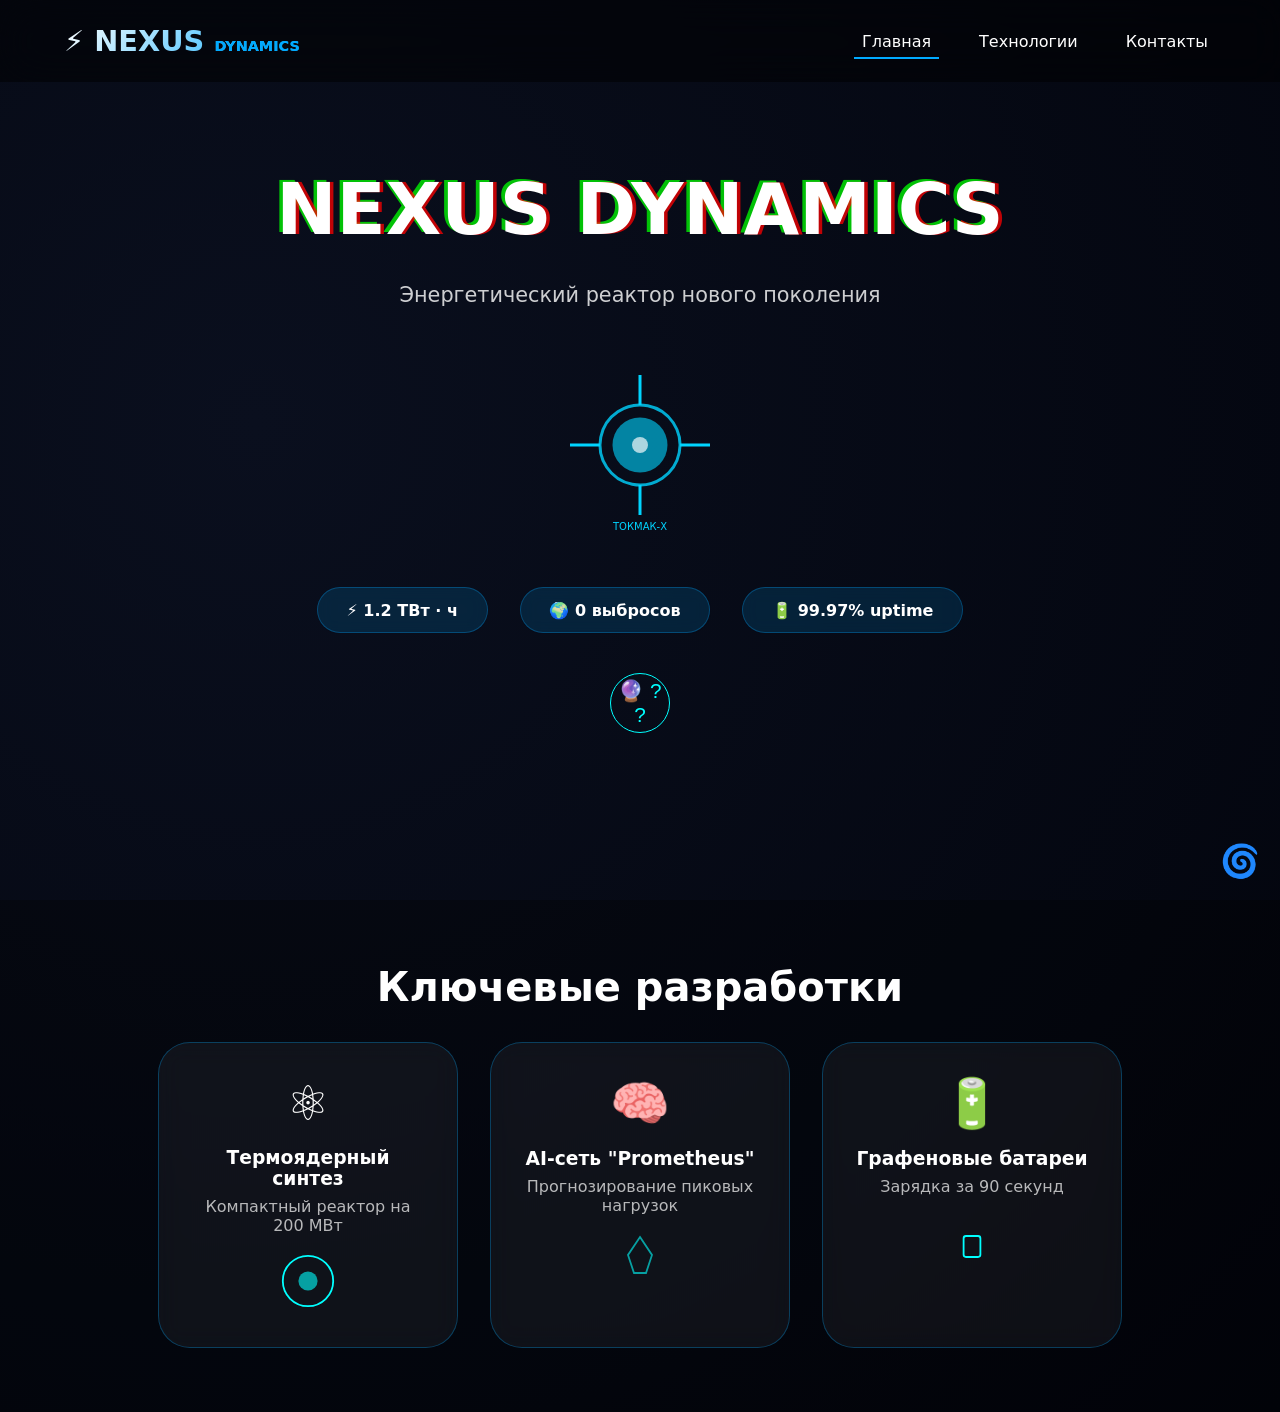
<file: index.html>
<!DOCTYPE html>
<html lang="ru">
<head>
    <meta charset="UTF-8">
    <meta name="viewport" content="width=device-width, initial-scale=1.0">
    <title>Nexus Dynamics • Будущее энергии</title>
    <link rel="stylesheet" href="index.css">
</head>
<body>

<nav class="navbar">
    <div class="logo">⚡ NEXUS <span>DYNAMICS</span></div>
    <ul class="nav-links">
        <li><a href="index.html" class="active">Главная</a></li>
        <li><a href="about.html">Технологии</a></li>
        <li><a href="contact.html">Контакты</a></li>
    </ul>
</nav>

<main>
    <section class="hero">
        <h1 class="glitch-text">NEXUS DYNAMICS</h1>
        <p class="hero-sub">Энергетический реактор нового поколения</p>

        <!-- SVG Реактор -->
        <div class="hero-svg">
            <svg width="200" height="180" viewBox="0 0 200 180" xmlns="http://www.w3.org/2000/svg">
                <circle cx="100" cy="90" r="40" fill="none" stroke="#00d4ff" stroke-width="3" opacity="0.8">
                    <animateTransform attributeName="transform" type="rotate" from="0 100 90" to="360 100 90" dur="8s" repeatCount="indefinite"/>
                </circle>
                <circle cx="100" cy="90" r="25" fill="#00d4ff" opacity="0.3">
                    <animate attributeName="r" values="20;30;20" dur="2s" repeatCount="indefinite"/>
                    <animate attributeName="opacity" values="0.3;0.7;0.3" dur="2s" repeatCount="indefinite"/>
                </circle>
                <line x1="100" y1="50" x2="100" y2="20" stroke="#00d4ff" stroke-width="3"/>
                <line x1="100" y1="130" x2="100" y2="160" stroke="#00d4ff" stroke-width="3"/>
                <line x1="60" y1="90" x2="30" y2="90" stroke="#00d4ff" stroke-width="3"/>
                <line x1="140" y1="90" x2="170" y2="90" stroke="#00d4ff" stroke-width="3"/>
                <circle cx="100" cy="90" r="8" fill="#ffffff" opacity="0.9">
                    <animate attributeName="opacity" values="0.5;1;0.5" dur="1.5s" repeatCount="indefinite"/>
                </circle>
                <text x="100" y="175" text-anchor="middle" fill="#00d4ff" font-size="10">ТОКМАК-Х</text>
            </svg>
        </div>

        <div class="hero-stats">
            <div class="stat">⚡ 1.2 ТВт · ч</div>
            <div class="stat">🌍 0 выбросов</div>
            <div class="stat">🔋 99.97% uptime</div>
        </div>
        <button id="secretBtn" class="secret-hint">🔮 ? ?</button>
    </section>

    <section class="cards-section">
        <h2>Ключевые разработки</h2>
        <div class="cards-grid">
            <div class="card tech-card" data-secret="fusion">
                <div class="card-icon">⚛️</div>
                <h3>Термоядерный синтез</h3>
                <p>Компактный реактор на 200 МВт</p>
                <div class="card-svg">
                    <svg width="60" height="60" viewBox="0 0 50 50">
                        <circle cx="25" cy="25" r="20" fill="none" stroke="cyan" stroke-width="1.5">
                            <animate attributeName="r" values="18;22;18" dur="2s" repeatCount="indefinite"/>
                        </circle>
                        <circle cx="25" cy="25" r="8" fill="cyan" opacity="0.6"/>
                    </svg>
                </div>
            </div>
            <div class="card tech-card" data-secret="ai">
                <div class="card-icon">🧠</div>
                <h3>AI-сеть "Prometheus"</h3>
                <p>Прогнозирование пиковых нагрузок</p>
                <div class="card-svg">
                    <svg width="60" height="60" viewBox="0 0 50 50">
                        <polygon points="25,5 35,20 30,35 20,35 15,20" fill="none" stroke="cyan" stroke-width="1.5">
                            <animate attributeName="opacity" values="0.4;1;0.4" dur="1.5s" repeatCount="indefinite"/>
                        </polygon>
                    </svg>
                </div>
            </div>
            <div class="card tech-card" data-secret="storage">
                <div class="card-icon">🔋</div>
                <h3>Графеновые батареи</h3>
                <p>Зарядка за 90 секунд</p>
                <div class="card-svg">
                    <svg width="60" height="60" viewBox="0 0 50 50">
                        <rect x="18" y="20" width="14" height="20" rx="2" fill="none" stroke="cyan" stroke-width="1.5">
                            <animate attributeName="height" values="10;20;10" dur="2s" repeatCount="indefinite"/>
                        </rect>
                    </svg>
                </div>
            </div>
        </div>
    </section>

    <div id="easterEggArea" style="position: fixed; bottom: 20px; right: 20px; z-index: 999;">
        <button id="hiddenMegaButton" style="background: none; border: none; font-size: 2rem; cursor: pointer;">🌀</button>
    </div>
    <div id="secretImageContainer" style="position: fixed; bottom: 100px; right: 20px; display: none; background: rgba(0,0,0,0.85); padding: 15px; border-radius: 24px; backdrop-filter: blur(10px); z-index: 1000;"></div>
</main>

<script src="index.js"></script>
</body>
</html>
</file>
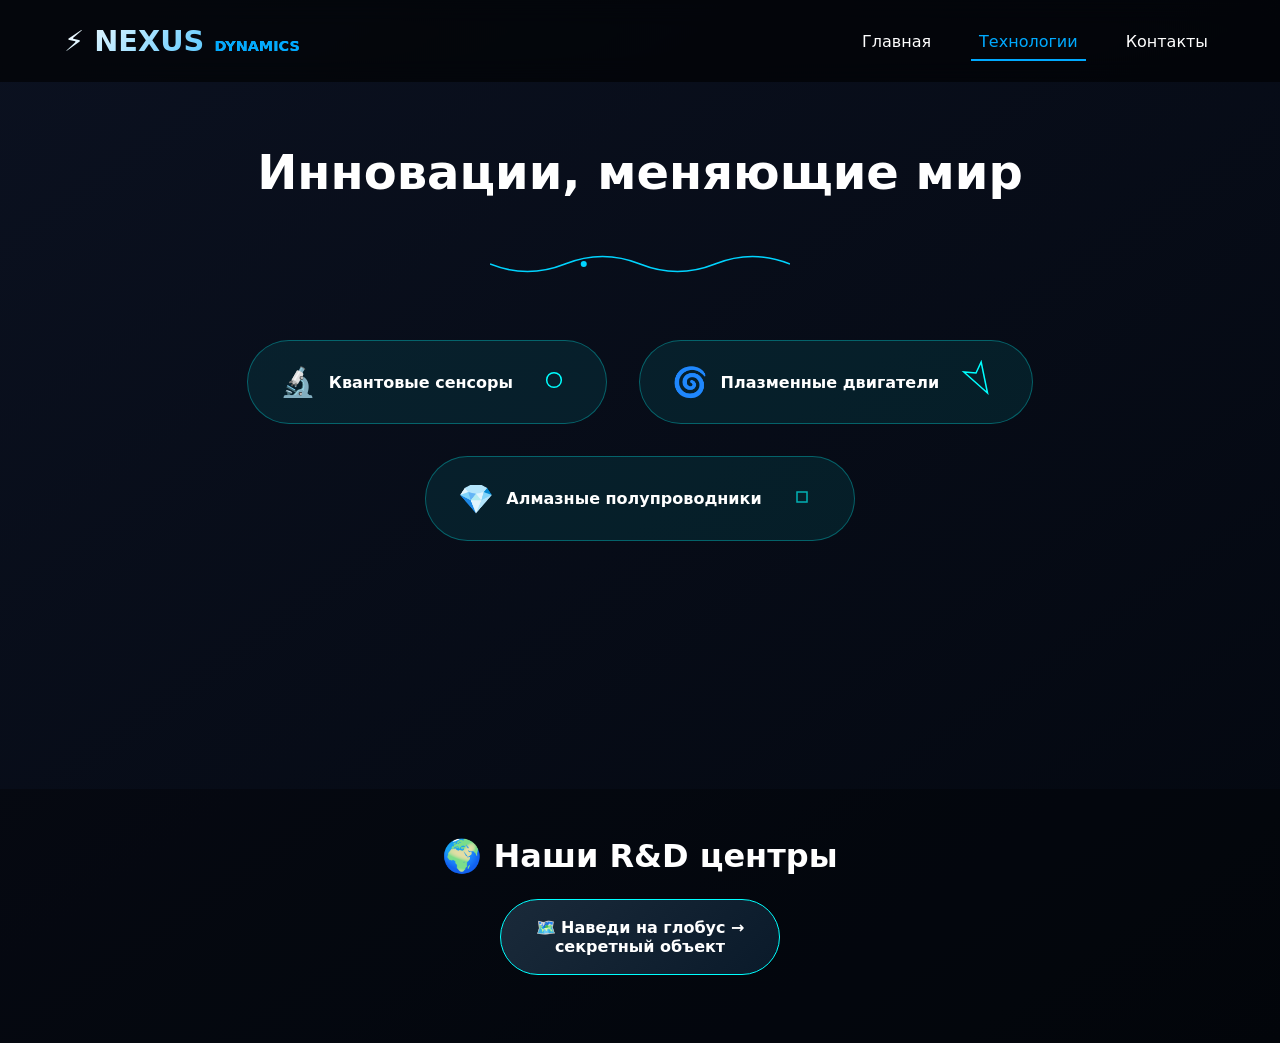
<file: about.html>
<!DOCTYPE html>
<html lang="ru">
<head>
    <meta charset="UTF-8">
    <meta name="viewport" content="width=device-width, initial-scale=1.0">
    <title>Технологии • Nexus Dynamics</title>
    <link rel="stylesheet" href="about.css">
</head>
<body>

<nav class="navbar">
    <div class="logo">⚡ NEXUS <span>DYNAMICS</span></div>
    <ul class="nav-links">
        <li><a href="index.html">Главная</a></li>
        <li><a href="about.html" class="active">Технологии</a></li>
        <li><a href="contact.html">Контакты</a></li>
    </ul>
</nav>

<section class="tech-hero">
    <h1 class="flicker-title">Инновации, меняющие мир</h1>

    <!-- SVG Анимация волны -->
    <div class="tech-svg-banner">
        <svg width="300" height="80" viewBox="0 0 400 100">
            <path d="M0,50 Q50,20 100,50 T200,50 T300,50 T400,50" fill="none" stroke="#00d4ff" stroke-width="2">
                <animate attributeName="d" values="M0,50 Q50,20 100,50 T200,50 T300,50 T400,50;M0,50 Q50,80 100,50 T200,50 T300,50 T400,50;M0,50 Q50,20 100,50 T200,50 T300,50 T400,50" dur="3s" repeatCount="indefinite"/>
            </path>
            <circle cx="50" cy="50" r="4" fill="#00d4ff">
                <animate attributeName="cx" values="0;400" dur="4s" repeatCount="indefinite"/>
            </circle>
        </svg>
    </div>

    <div class="tech-showcase">
        <div class="tech-item" id="hoverReveal">
            <span class="tech-icon">🔬</span> Квантовые сенсоры
            <div class="tech-item-svg">
                <svg width="40" height="40" viewBox="0 0 40 40">
                    <circle cx="20" cy="20" r="8" fill="none" stroke="cyan" stroke-width="1.5">
                        <animate attributeName="r" values="6;10;6" dur="1.5s" repeatCount="indefinite"/>
                    </circle>
                </svg>
            </div>
        </div>
        <div class="tech-item" id="hoverReveal2">
            <span class="tech-icon">🌀</span> Плазменные двигатели
            <div class="tech-item-svg">
                <svg width="40" height="40" viewBox="0 0 40 40">
                    <polygon points="20,5 30,35 20,28 10,35" fill="none" stroke="cyan" stroke-width="1.5">
                        <animateTransform attributeName="transform" type="rotate" from="0 20 20" to="360 20 20" dur="3s" repeatCount="indefinite"/>
                    </polygon>
                </svg>
            </div>
        </div>
        <div class="tech-item">
            <span class="tech-icon">💎</span> Алмазные полупроводники
            <div class="tech-item-svg">
                <svg width="40" height="40" viewBox="0 0 40 40">
                    <rect x="15" y="15" width="10" height="10" fill="none" stroke="cyan" stroke-width="1.5">
                        <animate attributeName="opacity" values="0.3;1;0.3" dur="1s" repeatCount="indefinite"/>
                    </rect>
                </svg>
            </div>
        </div>
    </div>

    <div id="hiddenImageZone" style="margin-top: 20px; min-height: 120px;"></div>
</section>

<section class="lab-map">
    <h2>🌍 Наши R&D центры</h2>
    <div class="map-hover-area" id="secretMapTrigger">
        🗺️ Наведи на глобус → секретный объект
    </div>
    <div id="easterMapImage" style="display:none; margin-top: 20px; display: flex; justify-content: center;"></div>
</section>

<script src="about.js"></script>
</body>
</html>
</file>
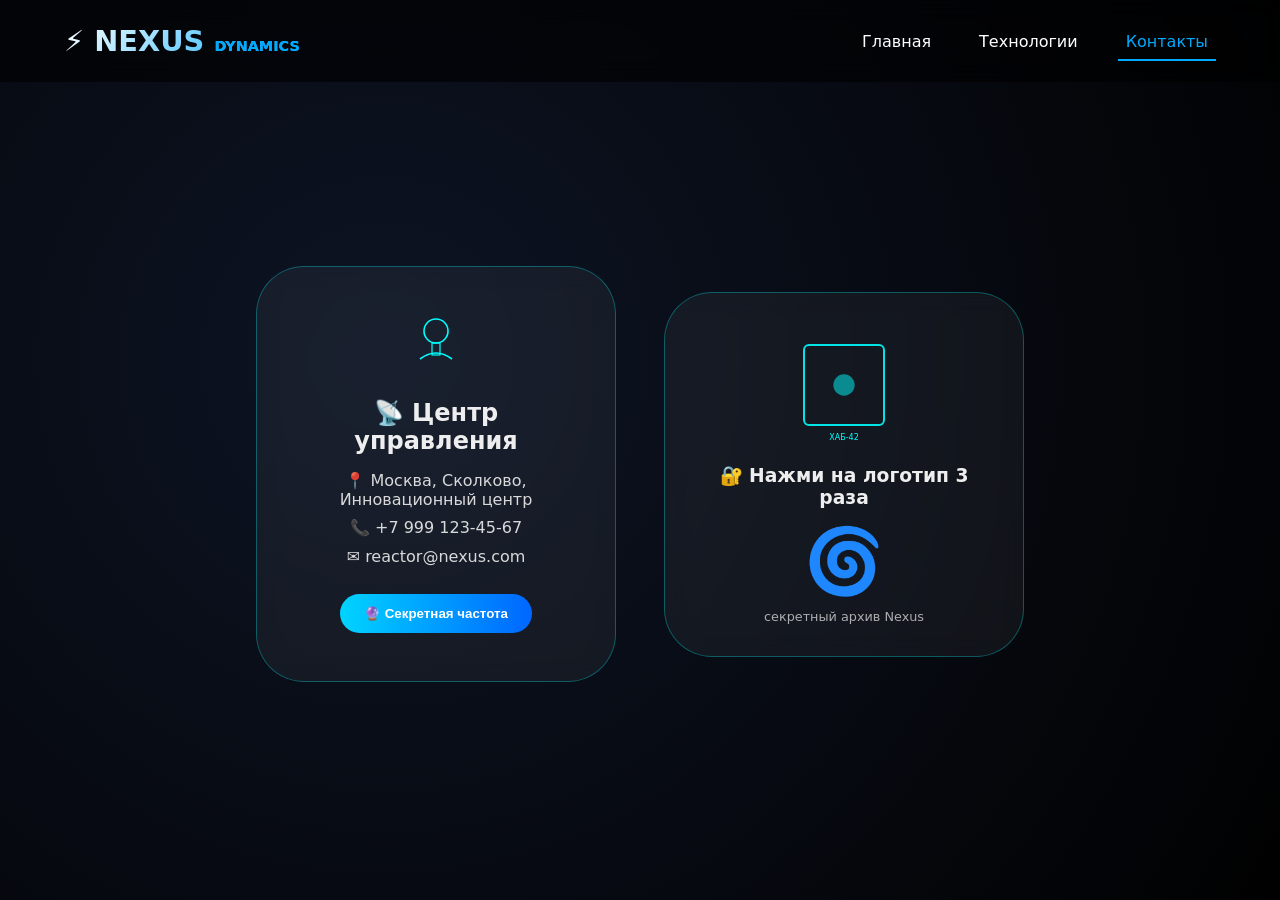
<file: contact.html>
<!DOCTYPE html>
<html lang="ru">
<head>
    <meta charset="UTF-8">
    <meta name="viewport" content="width=device-width, initial-scale=1.0">
    <title>Контакты • Nexus Dynamics</title>
    <link rel="stylesheet" href="contact.css">
</head>
<body>

<nav class="navbar">
    <div class="logo">⚡ NEXUS <span>DYNAMICS</span></div>
    <ul class="nav-links">
        <li><a href="index.html">Главная</a></li>
        <li><a href="about.html">Технологии</a></li>
        <li><a href="contact.html" class="active">Контакты</a></li>
    </ul>
</nav>

<div class="contact-bento">
    <div class="contact-card">
        <div class="contact-svg">
            <svg width="80" height="80" viewBox="0 0 100 100">
                <circle cx="50" cy="40" r="15" fill="none" stroke="cyan" stroke-width="2"/>
                <path d="M30,75 Q50,60 70,75" fill="none" stroke="cyan" stroke-width="2"/>
                <rect x="45" y="55" width="10" height="15" fill="none" stroke="cyan" stroke-width="1.5"/>
            </svg>
        </div>
        <h2>📡 Центр управления</h2>
        <p>📍 Москва, Сколково, Инновационный центр</p>
        <p>📞 +7 999 123-45-67</p>
        <p>✉️ reactor@nexus.com</p>
        <button id="easterButtonContact" class="secret-contact-btn">🔮 Секретная частота</button>
        <div id="secretContactImage" style="margin-top: 16px;"></div>
    </div>

    <div class="map-card">
        <div class="map-svg">
            <svg width="120" height="120" viewBox="0 0 120 120">
                <rect x="20" y="20" width="80" height="80" fill="none" stroke="cyan" stroke-width="2" rx="5">
                    <animate attributeName="stroke-opacity" values="0.3;1;0.3" dur="2s" repeatCount="indefinite"/>
                </rect>
                <circle cx="60" cy="60" r="10" fill="cyan" opacity="0.5">
                    <animate attributeName="r" values="8;14;8" dur="1.5s" repeatCount="indefinite"/>
                </circle>
                <text x="60" y="115" text-anchor="middle" fill="cyan" font-size="8">ХАБ-42</text>
            </svg>
        </div>
        <h3>🔐 Нажми на логотип 3 раза</h3>
        <div id="tripleClickLogo" style="font-size: 4rem; cursor: pointer; transition: 0.2s;">🌀</div>
        <p style="margin-top: 10px; font-size: 0.8rem; opacity: 0.7;">секретный архив Nexus</p>
    </div>
</div>

<script src="contact.js"></script>
</body>
</html>
</file>
<file: index.css>
* {
    margin: 0;
    padding: 0;
    box-sizing: border-box;
}

body {
    font-family: 'Segoe UI', 'Poppins', system-ui, sans-serif;
    background: radial-gradient(circle at 20% 30%, #0a0f1e, #02040c);
    color: white;
    overflow-x: hidden;
}

.navbar {
    display: flex;
    justify-content: space-between;
    align-items: center;
    padding: 1.5rem 5%;
    backdrop-filter: blur(20px);
    background: rgba(0,0,0,0.5);
    position: fixed;
    width: 100%;
    top: 0;
    z-index: 1000;
    animation: slideDown 0.6s ease;
}

@keyframes slideDown {
    from { transform: translateY(-100%); opacity: 0; }
    to { transform: translateY(0); opacity: 1; }
}

.logo {
    font-size: 1.8rem;
    font-weight: 800;
    background: linear-gradient(135deg, #fff, #0af);
    -webkit-background-clip: text;
    background-clip: text;
    color: transparent;
}

.logo span {
    font-size: 0.9rem;
    background: none;
    -webkit-background-clip: unset;
    background-clip: unset;
    color: #0af;
}

.nav-links {
    display: flex;
    gap: 2rem;
    list-style: none;
}

.nav-links a {
    color: white;
    text-decoration: none;
    transition: 0.3s;
    padding: 0.5rem;
    position: relative;
}

.nav-links a::after {
    content: '';
    position: absolute;
    bottom: 0;
    left: 0;
    width: 0;
    height: 2px;
    background: #0af;
    transition: width 0.3s;
}

.nav-links a:hover::after,
.nav-links a.active::after {
    width: 100%;
}

.nav-links a:hover {
    color: #0af;
}

.hero {
    min-height: 100vh;
    display: flex;
    flex-direction: column;
    justify-content: center;
    align-items: center;
    text-align: center;
    position: relative;
    padding: 0 2rem;
}

.glitch-text {
    font-size: 4.5rem;
    font-weight: 900;
    animation: glitch 0.8s infinite alternate;
    text-shadow: 0.05em 0 0 rgba(255,0,0,0.75), -0.05em -0.025em 0 rgba(0,255,0,0.75);
    margin-bottom: 1rem;
}

@keyframes glitch {
    0% { transform: skew(0deg); text-shadow: 0.05em 0 0 red, -0.05em -0.025em 0 green; }
    20% { transform: skew(2deg); text-shadow: -0.05em 0.025em 0 blue, 0.05em 0.05em 0 magenta; }
    40% { transform: skew(-2deg); }
    100% { transform: skew(0deg); }
}

.hero-sub {
    font-size: 1.3rem;
    margin: 1rem;
    opacity: 0.8;
}

.hero-svg {
    margin: 2rem 0;
}

.hero-stats {
    display: flex;
    gap: 2rem;
    margin-top: 1rem;
    flex-wrap: wrap;
    justify-content: center;
}

.stat {
    background: rgba(0,170,255,0.15);
    padding: 0.8rem 1.8rem;
    border-radius: 60px;
    backdrop-filter: blur(8px);
    font-weight: bold;
    border: 1px solid rgba(0,170,255,0.3);
    transition: 0.3s;
}

.stat:hover {
    transform: translateY(-3px);
    border-color: #0af;
    box-shadow: 0 0 15px rgba(0,170,255,0.3);
}

.secret-hint {
    margin-top: 2.5rem;
    background: none;
    border: 1px solid cyan;
    border-radius: 50%;
    width: 60px;
    height: 60px;
    font-size: 1.3rem;
    cursor: pointer;
    color: cyan;
    transition: 0.3s;
}

.secret-hint:hover {
    transform: scale(1.2);
    background: cyan;
    color: black;
    box-shadow: 0 0 20px cyan;
}

.cards-section {
    padding: 4rem 5%;
    text-align: center;
    background: rgba(0,0,0,0.3);
}

.cards-section h2 {
    font-size: 2.5rem;
    margin-bottom: 2rem;
}

.cards-grid {
    display: flex;
    justify-content: center;
    gap: 2rem;
    margin-top: 2rem;
    flex-wrap: wrap;
}

.card {
    background: rgba(255,255,255,0.05);
    backdrop-filter: blur(12px);
    padding: 2rem;
    border-radius: 32px;
    width: 300px;
    border: 1px solid rgba(0,170,255,0.3);
    transition: all 0.4s cubic-bezier(0.2, 0.9, 0.4, 1.1);
    cursor: pointer;
    position: relative;
    overflow: hidden;
}

.card:hover {
    transform: translateY(-15px);
    border-color: #0af;
    box-shadow: 0 20px 30px -10px rgba(0,170,255,0.3);
}

.card-icon {
    font-size: 3rem;
    margin-bottom: 1rem;
}

.card h3 {
    margin-bottom: 0.5rem;
}

.card p {
    opacity: 0.7;
    margin-bottom: 1rem;
}

.card-svg {
    margin-top: 1rem;
}

@media (max-width: 768px) {
    .glitch-text {
        font-size: 2.2rem;
    }
    .hero-stats {
        flex-direction: column;
        gap: 0.8rem;
    }
    .cards-grid {
        flex-direction: column;
        align-items: center;
    }
}
</file>
<file: about.css>
* {
    margin: 0;
    padding: 0;
    box-sizing: border-box;
}

body {
    background: linear-gradient(145deg, #0b1120, #03070f);
    color: white;
    font-family: 'Segoe UI', system-ui, sans-serif;
    min-height: 100vh;
}

.navbar {
    display: flex;
    justify-content: space-between;
    align-items: center;
    padding: 1.5rem 5%;
    background: rgba(0,0,0,0.6);
    backdrop-filter: blur(12px);
    position: fixed;
    width: 100%;
    top: 0;
    z-index: 1000;
}

.logo {
    font-size: 1.8rem;
    font-weight: 800;
    background: linear-gradient(135deg, #fff, #0af);
    -webkit-background-clip: text;
    background-clip: text;
    color: transparent;
}

.logo span {
    font-size: 0.9rem;
    color: #0af;
    background: none;
    -webkit-background-clip: unset;
}

.nav-links {
    display: flex;
    gap: 2rem;
    list-style: none;
}

.nav-links a {
    color: white;
    text-decoration: none;
    transition: 0.3s;
    padding: 0.5rem;
}

.nav-links a.active {
    border-bottom: 2px solid #0af;
    color: #0af;
}

.nav-links a:hover {
    color: #0af;
}

.tech-hero {
    padding: 9rem 2rem 4rem;
    text-align: center;
}

.flicker-title {
    font-size: 3rem;
    margin-bottom: 1.5rem;
    animation: flicker 1.5s infinite;
}

@keyframes flicker {
    0% { opacity: 1; text-shadow: 0 0 5px cyan; }
    50% { opacity: 0.6; text-shadow: 0 0 20px #0066ff; }
    100% { opacity: 1; text-shadow: 0 0 5px cyan; }
}

.tech-svg-banner {
    margin: 1rem 0 2rem;
}

.tech-showcase {
    display: flex;
    justify-content: center;
    gap: 2rem;
    margin: 2rem 0;
    flex-wrap: wrap;
}

.tech-item {
    background: rgba(0,255,255,0.08);
    padding: 1.2rem 2rem;
    border-radius: 60px;
    cursor: pointer;
    transition: all 0.3s;
    font-weight: bold;
    border: 1px solid rgba(0,255,255,0.3);
    display: inline-flex;
    align-items: center;
    gap: 0.8rem;
}

.tech-item:hover {
    background: rgba(0,255,255,0.2);
    transform: scale(1.05);
    border-color: cyan;
    box-shadow: 0 0 20px rgba(0,255,255,0.3);
}

.tech-icon {
    font-size: 1.8rem;
}

.tech-item-svg {
    display: inline-block;
    margin-left: 8px;
}

.lab-map {
    text-align: center;
    padding: 3rem 2rem;
    background: rgba(0,0,0,0.3);
    margin-top: 2rem;
}

.lab-map h2 {
    font-size: 2rem;
    margin-bottom: 1.5rem;
}

.map-hover-area {
    background: linear-gradient(135deg, #1a2a3a, #0a1a2a);
    width: 280px;
    margin: 20px auto;
    padding: 18px;
    border-radius: 50px;
    transition: 0.3s;
    cursor: pointer;
    font-weight: bold;
    border: 1px solid cyan;
}

.map-hover-area:hover {
    background: cyan;
    color: black;
    transform: scale(1.02);
    box-shadow: 0 0 25px cyan;
}

@media (max-width: 768px) {
    .flicker-title {
        font-size: 2rem;
    }
    .tech-item {
        padding: 0.8rem 1.5rem;
        font-size: 0.9rem;
    }
}
</file>
<file: contact.css>
* {
    margin: 0;
    padding: 0;
    box-sizing: border-box;
}

body {
    background: radial-gradient(circle at 30% 40%, #0d1424, #010101);
    color: #eee;
    font-family: 'Segoe UI', system-ui, sans-serif;
    min-height: 100vh;
}

.navbar {
    display: flex;
    justify-content: space-between;
    align-items: center;
    padding: 1.5rem 5%;
    background: rgba(0,0,0,0.6);
    backdrop-filter: blur(12px);
    position: fixed;
    width: 100%;
    top: 0;
    z-index: 1000;
}

.logo {
    font-size: 1.8rem;
    font-weight: 800;
    background: linear-gradient(135deg, #fff, #0af);
    -webkit-background-clip: text;
    background-clip: text;
    color: transparent;
}

.logo span {
    font-size: 0.9rem;
    color: #0af;
    background: none;
}

.nav-links {
    display: flex;
    gap: 2rem;
    list-style: none;
}

.nav-links a {
    color: white;
    text-decoration: none;
    transition: 0.3s;
    padding: 0.5rem;
}

.nav-links a.active {
    border-bottom: 2px solid #0af;
    color: #0af;
}

.nav-links a:hover {
    color: #0af;
}

.contact-bento {
    display: flex;
    justify-content: center;
    align-items: center;
    min-height: 100vh;
    gap: 3rem;
    flex-wrap: wrap;
    padding: 7rem 2rem 4rem;
}

.contact-card, .map-card {
    background: rgba(255,255,255,0.05);
    backdrop-filter: blur(12px);
    padding: 2rem;
    border-radius: 48px;
    width: 360px;
    text-align: center;
    border: 1px solid rgba(0,255,255,0.3);
    transition: 0.3s;
    animation: floatGlow 3s infinite alternate;
}

@keyframes floatGlow {
    from { box-shadow: 0 0 5px rgba(0,255,255,0.2); transform: translateY(0); }
    to { box-shadow: 0 0 25px rgba(0,255,255,0.5); transform: translateY(-5px); }
}

.contact-card:hover, .map-card:hover {
    border-color: cyan;
}

.contact-svg, .map-svg {
    margin-bottom: 1rem;
}

.contact-card h2, .map-card h3 {
    margin-bottom: 1rem;
}

.contact-card p {
    margin: 0.6rem 0;
    opacity: 0.9;
}

.secret-contact-btn {
    margin-top: 1.2rem;
    background: linear-gradient(90deg, #00d4ff, #0066ff);
    border: none;
    padding: 12px 24px;
    border-radius: 40px;
    font-weight: bold;
    cursor: pointer;
    transition: 0.3s;
    color: white;
}

.secret-contact-btn:hover {
    transform: scale(1.03);
    box-shadow: 0 0 20px #00d4ff;
}

#tripleClickLogo {
    transition: 0.2s;
    display: inline-block;
}

#tripleClickLogo:hover {
    transform: scale(1.1) rotate(10deg);
    text-shadow: 0 0 15px cyan;
}

@media (max-width: 768px) {
    .contact-card, .map-card {
        width: 90%;
    }
}
</file>
